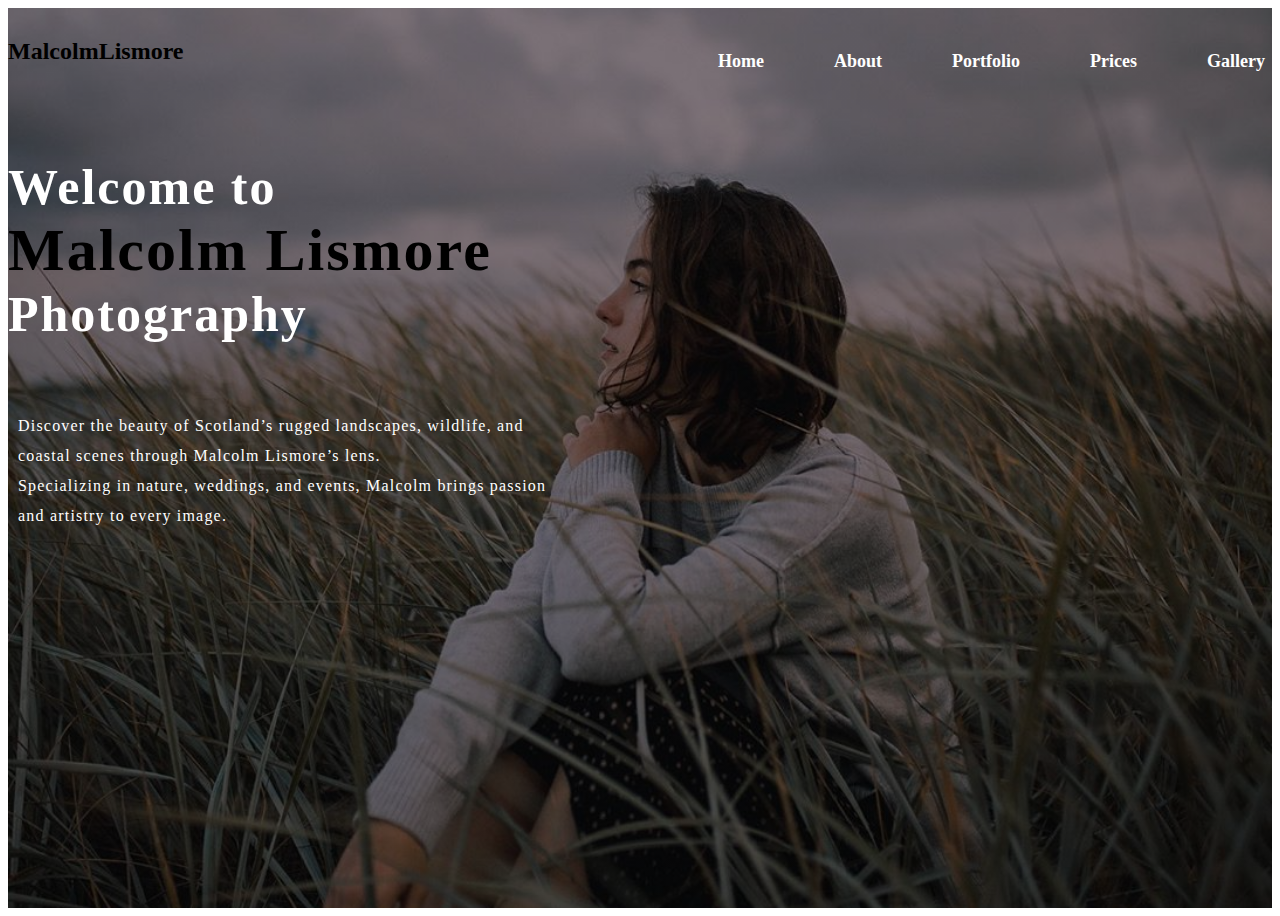
<file: malcolm-lismore/index.html>
<!DOCTYPE html>
<html lang="en">
<head>
    
    <title>MALCOLM LISMORE</title>
    <link rel="stylesheet" href="style.css">
</head>
<body>
    <header>
        <div class="main">
            <div class="navbar">
                <div class="icon">
                    <h2 class="logo">MalcolmLismore</h2>
                </div>

                <div class="menu">
                    <ul>
                        <li><a href="index.html">Home</a></li>
                        <li><a href="about.html">About</a></li>
                        <li><a href="portfolio.html">Portfolio</a></li>
                        <li><a href="prices.html">Prices</a></li>
                        <li> <a href="gallery.html">Gallery</a></li>
                        <li><a href="contact.html">Contact</a></li>
                    </ul>
                    
                </div>

                <div class="content">
                    <h1>Welcome to <br><span>Malcolm Lismore</span> Photography</h1><br>
                    <p class="par">Discover the beauty of Scotland’s rugged landscapes, wildlife, and coastal scenes through Malcolm Lismore’s lens. <br> Specializing in nature, weddings, and events, Malcolm brings passion and artistry to every image.</p>                              
                    
                </div>      
              
            </div>
            
        </div>
         
    </header>
</body>
</html>
</file>
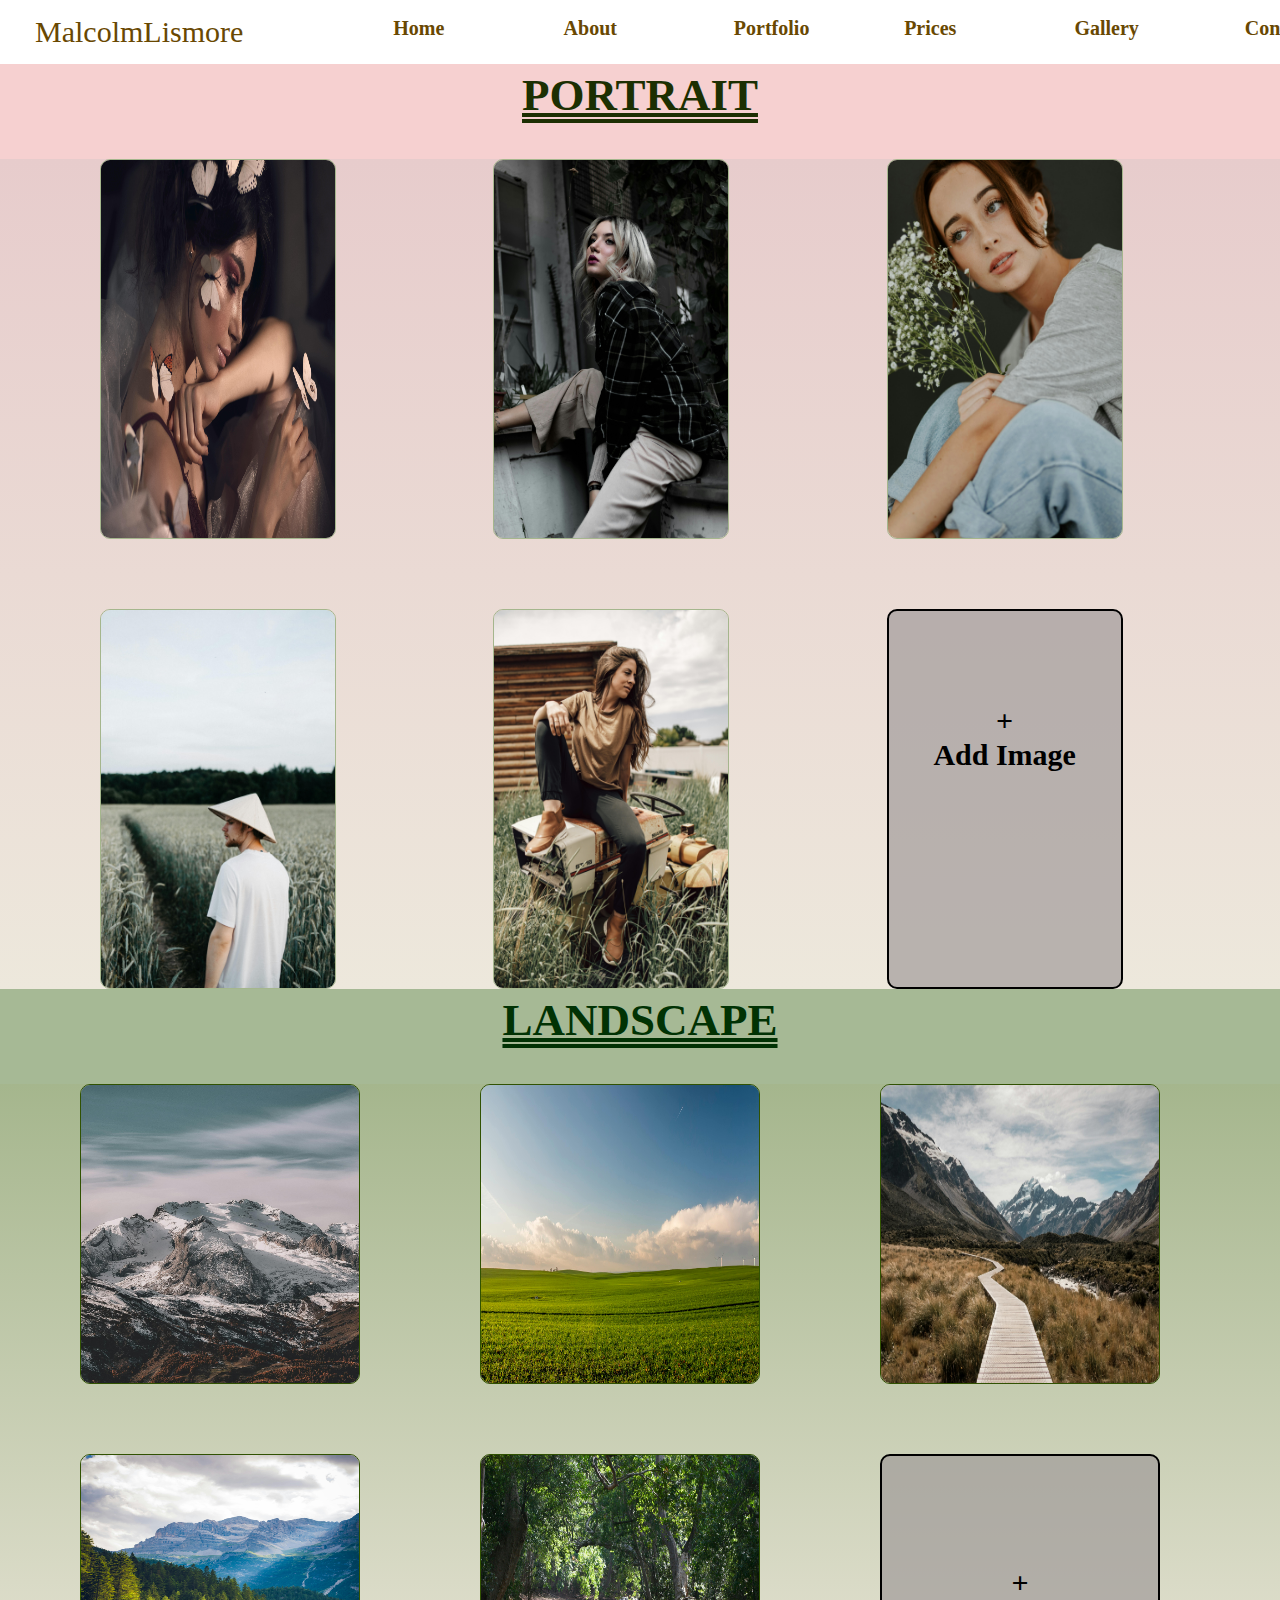
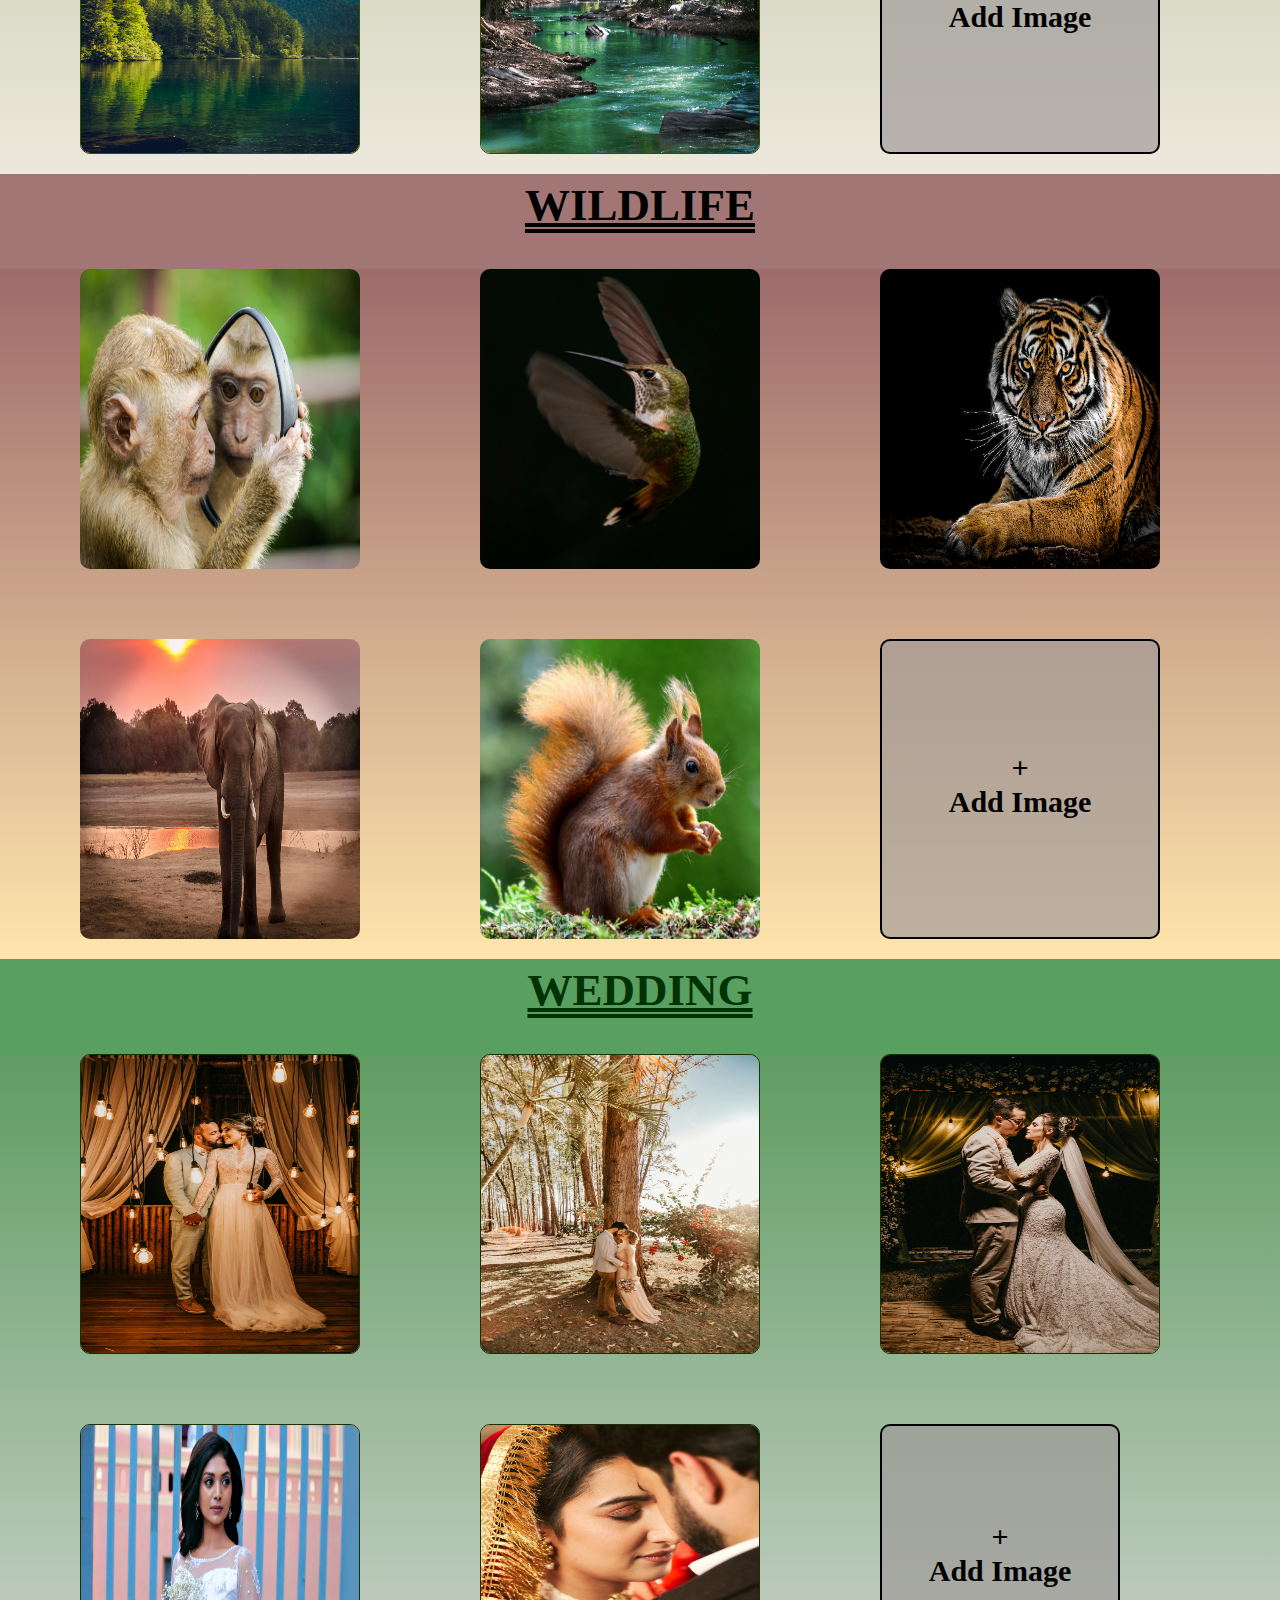
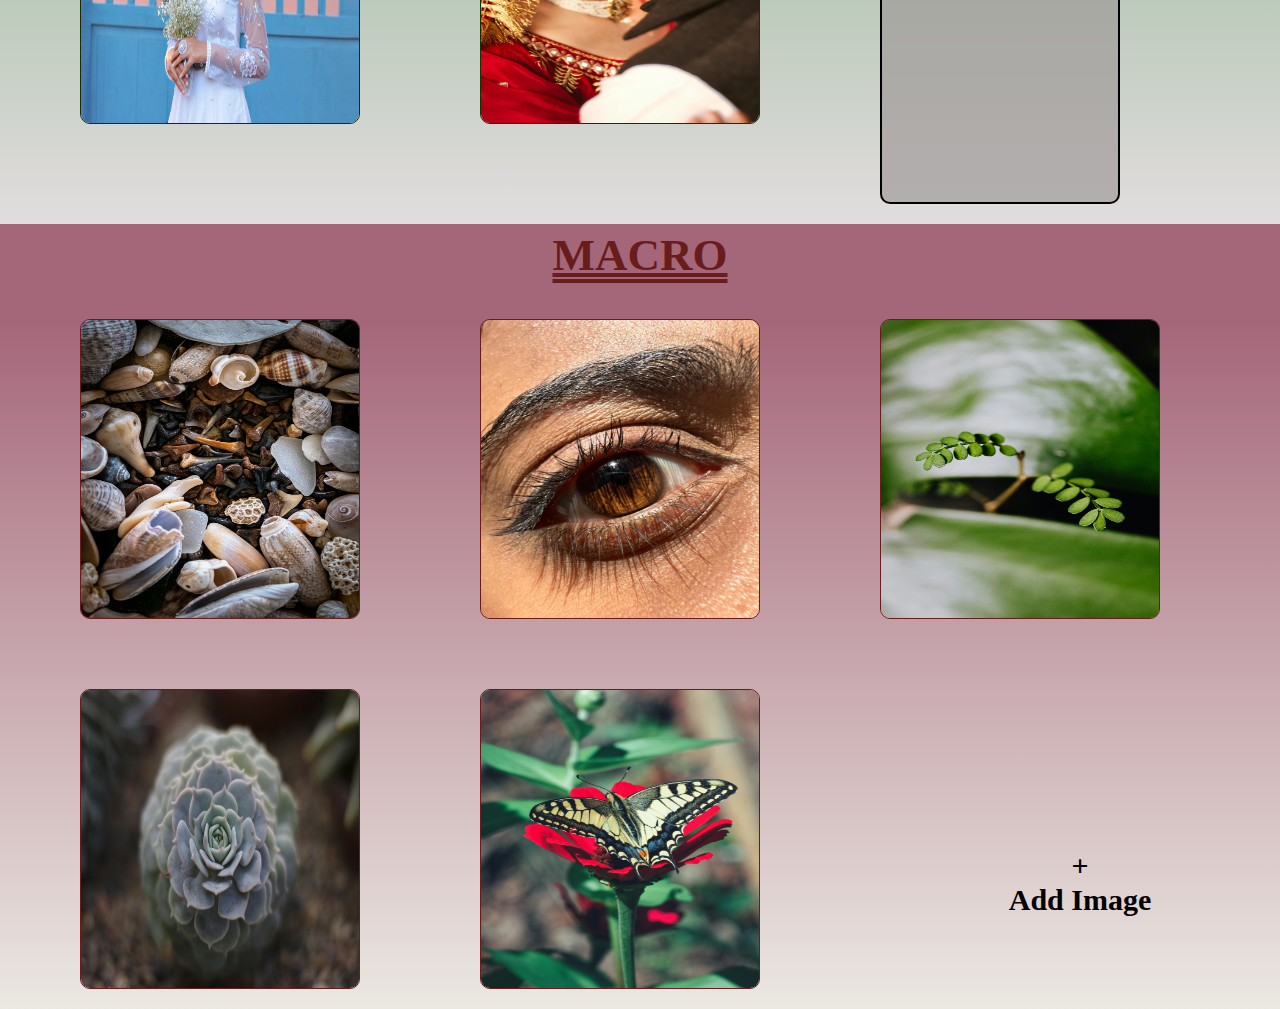
<file: malcolm-lismore/gallery.html>
<!DOCTYPE html>
<html lang="en">
<head>
    <meta charset="UTF-8">
    <meta name="viewport" content="width=device-width, initial-scale=1.0">
    <link rel="stylesheet" type="text/css" href="https://cdnjs.cloudflare.com/ajax/libs/font-awesome/6.6.0/css/all.min.css">
    <link rel="stylesheet" type="text/css" href="gallery.css">
    <title>GALLERY</title>
</head>
<body>
    <div class="landing">
        <header>
           <a href="" id="logoname">MalcolmLismore</a>
           <nav>
            <a href="index.html">Home</a>
            <a href="about.html">About</a>
            <a href="portfolio.html">Portfolio</a>
            <a href="prices.html">Prices</a>
            <a href="gallery.html">Gallery</a>
            <a href="contact.html">Contact</a>
           </nav>
        </header>
    </div>

    <div class="extra">
        <div class="headportrait">
            <h2 id="portraitheading">PORTRAIT</h2>
        </div>
        <div class="portrait">

            <img src="por1.jpg" alt="">
            <img src="por2.jpg" alt="">
            <img src="por3.jpg" alt="">
            <img src="por4.jpg" alt="">
            <img src="por5.jpg" alt="">
            <div class="portraitaddimage">
                <div class="blur">
                </div>
                <div class="para1">
                    + <br> Add Image
                </div>
            </div>
        </div>
        <div class="headlandscape">
            <h2 id="landscapeheading">LANDSCAPE</h2>
        </div>
        <div class="landscape">
            <img src="ls1.jpg" alt="">
            <img src="ls2.jpg" alt="">
            <img src="ls3.jpg" alt="">
            <img src="ls4.jpg" alt="">
            <img src="ls5.jpg" alt="">
            <div class="landscapeaddimage">

                <div class="para1">
                    + <br> Add Image
                </div>
            </div>
        </div>
        <div class="headwildlife">
            <h2 id="wildlifeheading">WILDLIFE</h2>
        </div>
        <div class="wildlife">

            <img src="wl1.jpg" alt="">
            <img src="wl2.jpg" alt="">
            <img src="wl3.jpg" alt="">
            <img src="wl4.jpg" alt="">
            <img src="wl5.jpg" alt="">
            <div class="wildlifeaddimage">
                <div class="blur">
                </div>
                <div class="para1">
                    + <br> Add Image
                </div>
            </div>
        </div>
        <div class="headwedding">
            <h2 id="weddingheading">WEDDING</h2>
        </div>
        <div class="wedding">

            <img src="wed1.jpg" alt="">
            <img src="wed2.jpg" alt="">
            <img src="wed3.jpg" alt="">
            <img src="wed4.jpg" alt="">
            <img src="wed5.jpg" alt="">
            <div class="weddingaddimage">
                <div class="blur">
                </div>
                <div class="para1">
                    + <br> Add Image
                </div>
            </div>
        </div>
        <div class="headmacro">
            <h2 id="macroheading">MACRO</h2>
        </div>
        <div class="macro">

            <img src="mac1.jpg" alt="">
            <img src="mac2.jpg" alt="">
            <img src="mac3.jpg" alt="">
            <img src="mac4.jpg" alt="">
            <img src="mac5.jpg" alt="">
            <div class="macaddimage">
                <div class="blur">
                </div>
                <div class="para1">
                    + <br> Add Image
                </div>
            </div>
        </div>


        
    
</body>
</html>
</file>
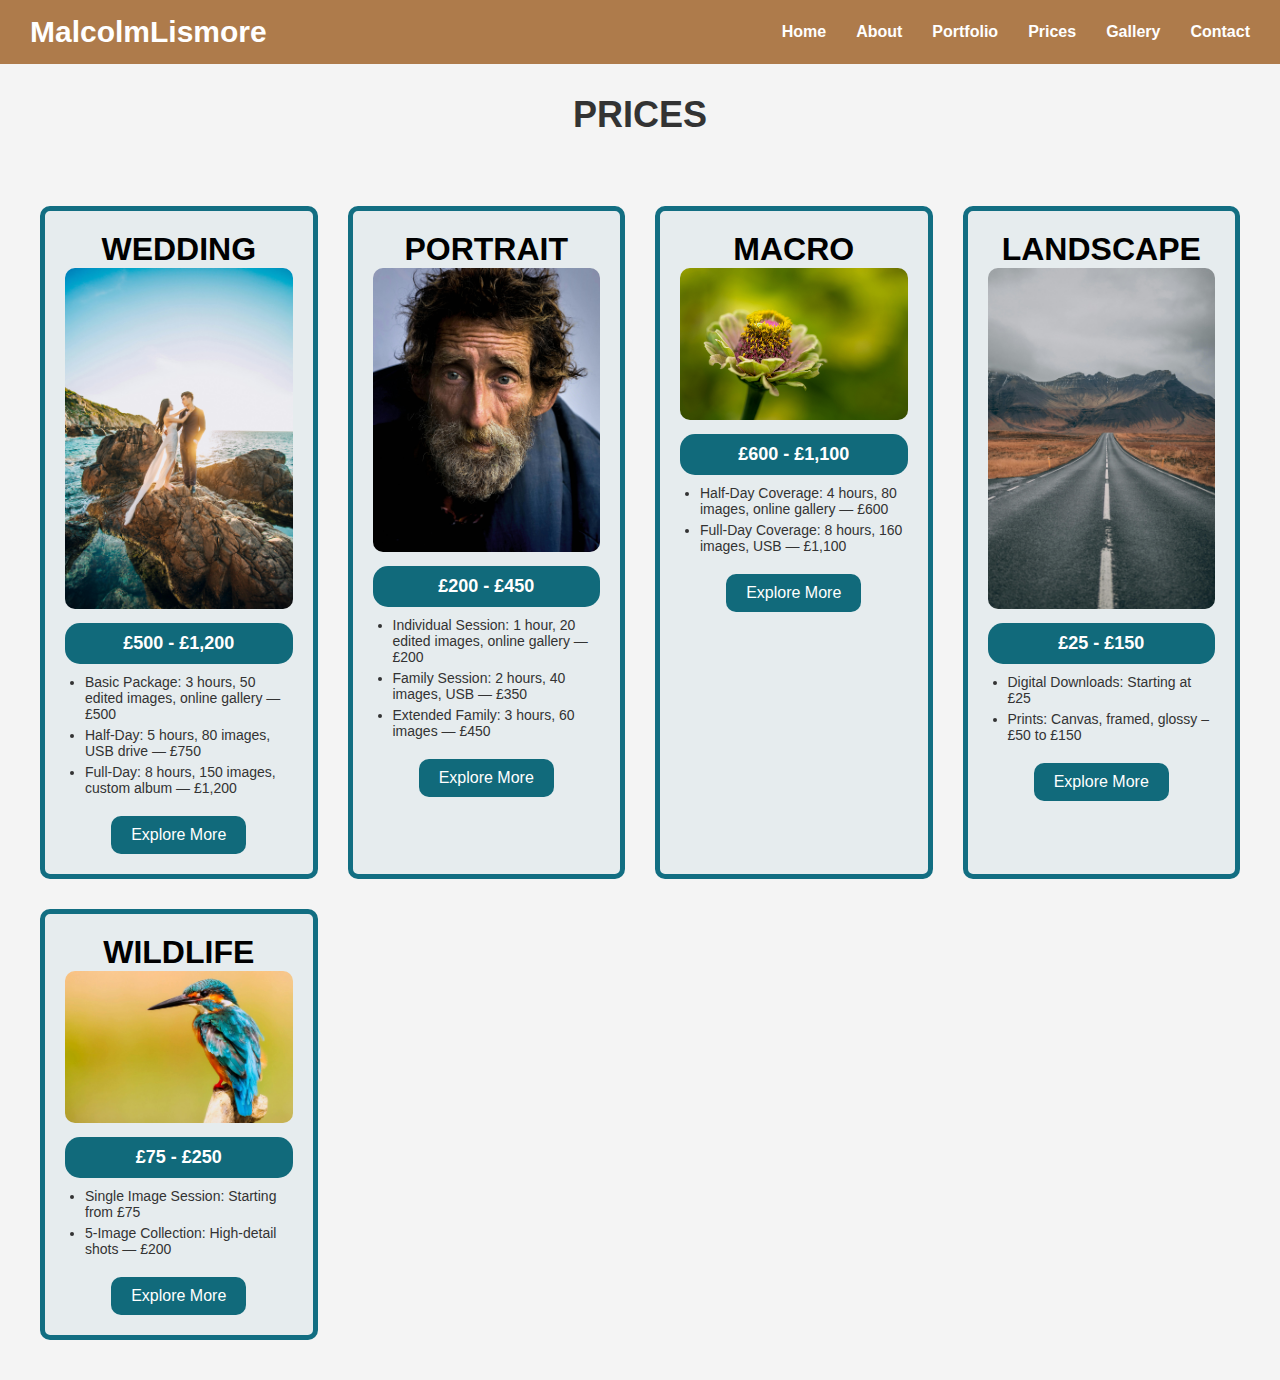
<file: malcolm-lismore/prices.html>
<!DOCTYPE html>
<html lang="en">
<head>
    <meta charset="UTF-8" />
    <meta name="viewport" content="width=device-width, initial-scale=1.0"/>
    <link rel="stylesheet" href="https://cdnjs.cloudflare.com/ajax/libs/font-awesome/6.6.0/css/all.min.css">
    <link rel="stylesheet" href="price.css">
    <title>PRICE</title>
</head>
<body>
    <div class="landing">
        <header>
            <a href="#" id="logoname">MalcolmLismore</a>
            <nav>
                <a href="index.html">Home</a>
                <a href="about.html">About</a>
                <a href="portfolio.html">Portfolio</a>
                <a href="prices.html">Prices</a>
                <a href="gallery.html">Gallery</a>
                <a href="contact.html">Contact</a>
            </nav>
        </header>

        <div class="head2">
            <h2>PRICES</h2>
        </div>

        <div class="price">
            <div class="wedding">
                <h1>WEDDING</h1>
                <img src="wed6.jpg" alt="Wedding">
                <p>£500 - £1,200</p>
                <ul>
                    <li>Basic Package: 3 hours, 50 edited images, online gallery — £500</li>
                    <li>Half-Day: 5 hours, 80 images, USB drive — £750</li>
                    <li>Full-Day: 8 hours, 150 images, custom album — £1,200</li>
                </ul>
                <div class="button">
                    <button type="button">Explore More</button>
                </div>
            </div>

            <div class="potrait">
                <h1>PORTRAIT</h1>
                <img src="por6.jpg" alt="Portrait">
                <p>£200 - £450</p>
                <ul>
                    <li>Individual Session: 1 hour, 20 edited images, online gallery — £200</li>
                    <li>Family Session: 2 hours, 40 images, USB — £350</li>
                    <li>Extended Family: 3 hours, 60 images — £450</li>
                </ul>
                <div class="button">
                    <button type="button">Explore More</button>
                </div>
            </div>

            <div class="macro">
                <h1>MACRO</h1>
                <img src="mac6.jpg" alt="Macro">
                <p>£600 - £1,100</p>
                <ul>
                    <li>Half-Day Coverage: 4 hours, 80 images, online gallery — £600</li>
                    <li>Full-Day Coverage: 8 hours, 160 images, USB — £1,100</li>
                </ul>
                <div class="button">
                    <button type="button">Explore More</button>
                </div>
            </div>

            <div class="landscape">
                <h1>LANDSCAPE</h1>
                <img src="ls6.jpg" alt="Landscape">
                <p>£25 - £150</p>
                <ul>
                    <li>Digital Downloads: Starting at £25</li>
                    <li>Prints: Canvas, framed, glossy – £50 to £150</li>
                </ul>
                <div class="button">
                    <button type="button">Explore More</button>
                </div>
            </div>

            <div class="wild">
                <h1>WILDLIFE</h1>
                <img src="wl6.jpg" alt="Wildlife">
                <p>£75 - £250</p>
                <ul>
                    <li>Single Image Session: Starting from £75</li>
                    <li>5-Image Collection: High-detail shots — £200</li>
                </ul>
                <div class="button">
                    <button type="button">Explore More</button>
                </div>
            </div>
        </div>
    </div>
</body>
</html>
</file>
<file: malcolm-lismore/style.css>
.main{
    width: 100%;
    background: linear-gradient(to top,rgba(0,0,0,0.5)50%,rgba(0,0,0,0.5)50%),url(back.jpg);
    background-position: center;
    background-size: cover;
    height: 100vh;
}

.navbar{
    width: 1400px;
    height: 70px;
    margin: auto;

}

.icon{
    width: 600px;
    float: left;
    height: 150px;

}

.logo{
    color: #000000;
    font-size: 24px;
    font-family: century;
    padding-right: 250px;
    float: left;
    padding-top: 10px;
}

.menu{
    width: 500px;
    float: left;
    height: 100px;

}

ul{
    float: left;
    display: flex;
    justify-content: center;
    align-items: center;

}

ul li{
    list-style: none;
    margin-left: 70px;
    margin-top: 27px;
    font-size: 18px;

}

ul li a{
    text-decoration: none;
    color: #fff;
    font-family: century;
    font-weight: bold;
    transition: 0.5s ease-in-out;

}

ul li a:hover{
    color: #a52a2a;
}

.content{
    width: 550px;
    height: 100%;
    margin: left;
    color: #fff;
    position: relative;

}

.content .par{
    padding-left: 10px;
    padding-bottom: 15px;
    font-family: century;
    letter-spacing: 1.2px;
    line-height: 30px;
}

.content h1{
    font-family: century;
    font-size: 50px;
    padding-left: 0px ;
    margin-top: 0%;
    letter-spacing: 2px;
}


.content span{
    color: #000000;
    font-size: 60px;
}
</file>
<file: malcolm-lismore/gallery.css>
*{
    margin: 0;
    padding: 0;
    box-sizing: border-box;
}

:root{
    --peach:#e7cccc;
    --butter:#ede8dc;
    --green:#a5b68d;
    --sage:#c1cfa1;

}

body{
    margin: 0;
    font-family: century;
    background-image: #f1f0ec;
    
    
}

header a{
    text-decoration: none;
    color: #694802;

}

header{
    display: flex;
    padding: 15px;

}

#logoname{
    font-size: 30px;
    padding-left: 20px;

}

nav{
    flex: 8;
    display:flex;
    
}

nav a{
    flex: 5;
    width: 2px;
    height: 30px;
    font-size: 20px;
    padding-left: 150px;
    margin: auto;
    font-weight: bold;
    
}

.portrait{
    display: grid;
    grid-template-columns: 3fr 3fr 3fr;
    grid-row-gap: 70px;
    padding-left: 100px;
    width: 100%;
    background: linear-gradient(to bottom, #e7cccc, #ede8dc );
}

.portrait img{
    width: 60%;
    height: 380px;
    border: 1px solid var(--green);
    border-radius: 10px;
}


.headportrait{
    color: #1c2f02;
    padding-top: 5px;
    padding-bottom: 90px;
    font-size: 30px;
    height: 50px;
    width: 100%;
    background-color: #f6d0d0;
    text-decoration:double underline;
    text-align: center;
}

.portraitaddimage{
    width: 60%;
    height: 380px;
    border: 2px solid black;
    border-radius: 10px;
    background-color: #9d9797aa;
}

.para1{
    text-align: center;
    margin-top: 40%;
    font-size: 30px;
    font-weight: bolder;
}

.landscape{
    display: grid;
    grid-template-columns: 3fr 3fr 3fr;
    grid-row-gap: 70px;
    padding-left: 80px;
    padding-bottom: 20px;
    width: 100%;
    background: linear-gradient(to bottom, #a5b68d, #ede8dc);
}

.landscape img{
    width: 70%;
    height: 300px;
    border: 1px solid #315202;
    border-radius: 10px;
}


.headlandscape{
    color: #013204;
    padding-top: 5px;
    padding-bottom: 90px;
    font-size: 30px;
    height: 50px;
    width: 100%;
    background-color: #a6b995;
    text-decoration:double underline;
    text-align: center;
}

.landscapeaddimage{
    width: 70%;
    height: 300px;
    border: 2px solid black;
    border-radius: 10px;
    background-color: #9d9797aa;
}

.para1{
    text-align: center;
    margin-top: 40%;
    font-size: 30px;
    font-weight: bolder;
}

.wildlife{
    display: grid;
    grid-template-columns: 3fr 3fr 3fr;
    grid-row-gap: 70px;
    padding-left: 80px;
    padding-bottom: 20px;
    width: 100%;
    background: linear-gradient(to bottom, #9c6b6b, #FFE5AD);
}

.wildlife img{
    width: 70%;
    height: 300px;
    border: 1px solid var(--whitesmoke);
    border-radius: 10px;
}


.headwildlife{
    color: var(--coffee);
    padding-top: 5px;
    padding-bottom: 90px;
    font-size: 30px;
    height: 50px;
    width: 100%;
    background-color: #a37676;
    text-decoration:double underline;
    text-align: center;
}

.wildlifeaddimage{
    width: 70%;
    height: 300px;
    border: 2px solid black;
    border-radius: 10px;
    background-color: #9d9797aa;
}

.para1{
    text-align: center;
    margin-top: 40%;
    font-size: 30px;
    font-weight: bolder;
}

.wedding{
    display: grid;
    grid-template-columns: 3fr 3fr 3fr;
    grid-row-gap: 70px;
    padding-left: 80px;
    padding-bottom: 20px;
    width: 100%;
    background: linear-gradient(to bottom, #5f9c62, #e2dddf);
}

.wedding img{
    width: 70%;
    height: 300px;
    border: 1px solid #1c2f02;
    border-radius: 10px;
}


.headwedding{
    color:#013204 ;
    padding-top: 5px;
    padding-bottom: 90px;
    font-size: 30px;
    height: 50px;
    width: 100%;
    background-color: #599f5f;
    text-decoration:double underline;
    text-align: center;
}

.weddingaddimage{
    width: 60%;
    height: 380px;
    border: 2px solid black;
    border-radius: 10px;
    background-color: #9d9797aa;
}

.para1{
    text-align: center;
    margin-top: 40%;
    font-size: 30px;
    font-weight: bolder;
}

.macro{
    display: grid;
    grid-template-columns: 3fr 3fr 3fr;
    grid-row-gap: 70px;
    padding-left: 80px;
    padding-bottom: 20px;
    width: 100%;
    background: linear-gradient(to bottom, #a46679, #ebe8e2);
}

.macro img{
    width: 70%;
    height: 300px;
    border: 1px solid #691c1c;
    border-radius: 10px;
}


.headmacro{
    color: #691c1c;
    padding-top: 5px;
    padding-bottom: 90px;
    font-size: 30px;
    height: 50px;
    width: 100%;
    background-color: #a46679;
    text-decoration:double underline;
    text-align: center;
}

.macroaddimage{
    width: 60%;
    height: 380px;
    border: 2px solid black;
    border-radius: 10px;
    background-color: #918484aa;
}

.para1{
    text-align: center;
    margin-top: 40%;
    font-size: 30px;
    font-weight: bolder;
}
</file>
<file: malcolm-lismore/price.css>
* {
    margin: 0;
    padding: 0;
    box-sizing: border-box;
    font-family: 'Century Gothic', sans-serif;
}

:root {
    --brown: #3e2f1c;
}

body {
    background-color: #f4f4f4;
}

header {
    display: flex;
    align-items: center;
    justify-content: space-between;
    padding: 15px 30px;
    background-color: #ae7b4b;
}

header a {
    text-decoration: none;
    color: white;
    font-weight: bold;
}

#logoname {
    font-size: 30px;
}

nav {
    display: flex;
    gap: 30px;
}

nav a {
    color: white;
    font-size: 16px;
    text-decoration: none;
}

nav a:hover {
    color: #ce9a3f;
}

.head2 h2 {
    text-align: center;
    font-size: 36px;
    margin: 30px 0;
    color: #333;
}

.price {
    display: grid;
    grid-template-columns: repeat(auto-fit, minmax(250px, 1fr));
    gap: 30px;
    padding: 40px;
}

.price img {
    height: auto;
    width: 100%;
    object-fit: cover;
    border-radius: 10px;
}

.price p {
    font-size: 18px;
    color: white;
    text-align: center;
    font-weight: bold;
    padding: 10px;
    border-radius: 15px;
    background-color: #116A7B;
    margin: 10px 0;
}

.potrait, .macro, .landscape, .wedding, .wild {
    background-color: rgba(216, 227, 231, 0.5);
    border: 5px solid #126E82;
    border-radius: 10px;
    padding: 20px;
    text-align: center;
}

ul {
    text-align: left;
    margin-top: 10px;
    padding-left: 20px;
}

ul li {
    font-size: 14px;
    color: #333;
    margin-bottom: 5px;
}

.button {
    margin-top: 20px;
}

.button button {
    font-size: 16px;
    padding: 10px 20px;
    border: none;
    border-radius: 10px;
    background-color: #116A7B;
    color: white;
    cursor: pointer;
}

.button button:hover {
    background-color: #0c5e6a;
}
</file>
